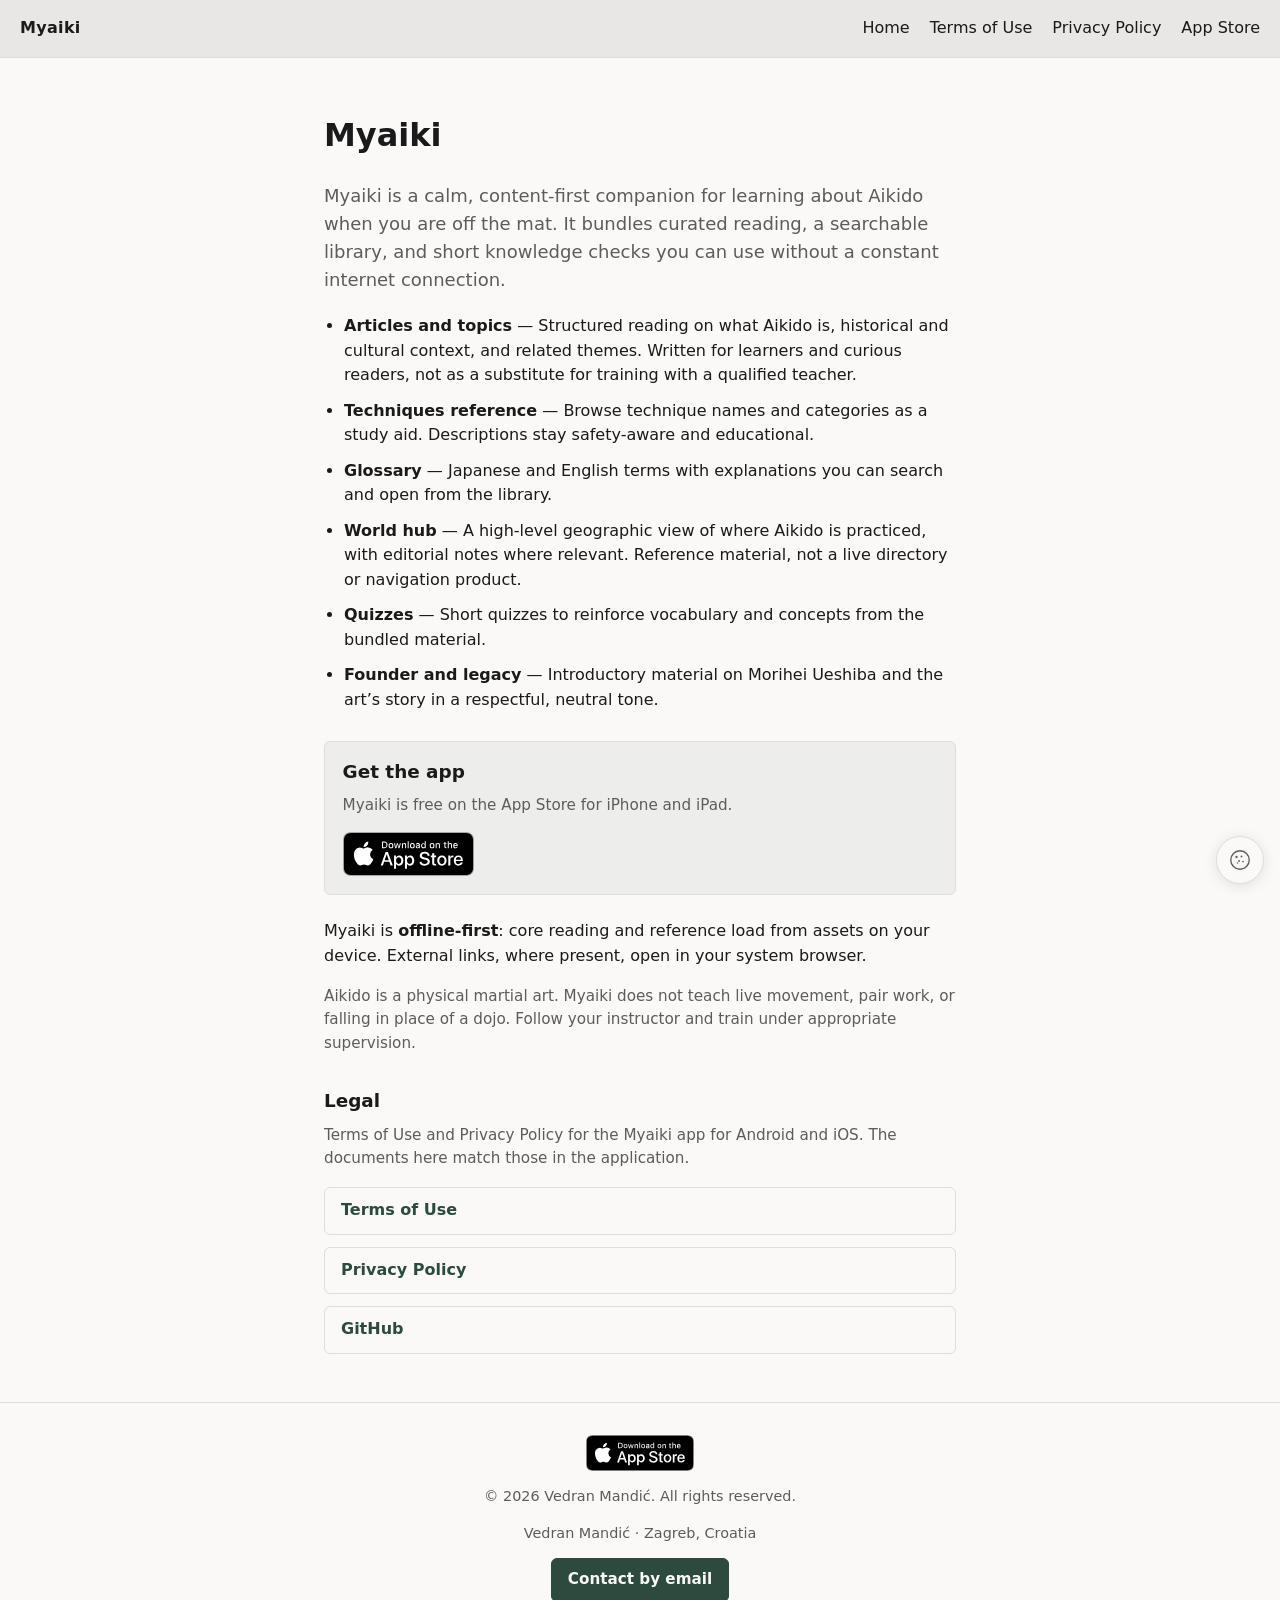
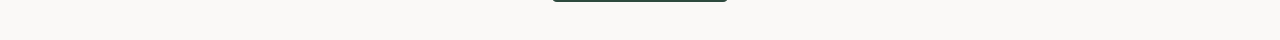
<file: index.html>
<!DOCTYPE html>
<html lang="en">
<head>
  <meta charset="utf-8">
  <meta name="viewport" content="width=device-width, initial-scale=1">
  <script src="assets/site-tracking-control.js"></script>
  <title>Myaiki</title>
  <meta name="description" content="Myaiki: offline-first Aikido learning with reading, glossary, techniques, quizzes, and more. Free on the App Store for iPhone and iPad. Terms of Use and Privacy Policy for Android and iOS.">
  <link rel="stylesheet" href="assets/style.css">
</head>
<body>
  <header class="site-header">
    <a class="brand" href="./">Myaiki</a>
    <nav>
      <a href="./">Home</a>
      <a href="terms.html">Terms of Use</a>
      <a href="privacy.html">Privacy Policy</a>
      <a href="https://apps.apple.com/app/myaiki/id6762214255" rel="noopener noreferrer">App Store</a>
    </nav>
  </header>
  <main>
    <h1>Myaiki</h1>
    <p class="home-lead">
      Myaiki is a calm, content-first companion for learning about Aikido when you are off the mat. It bundles curated reading, a searchable library, and short knowledge checks you can use without a constant internet connection.
    </p>
    <ul class="home-features">
      <li><strong>Articles and topics</strong> — Structured reading on what Aikido is, historical and cultural context, and related themes. Written for learners and curious readers, not as a substitute for training with a qualified teacher.</li>
      <li><strong>Techniques reference</strong> — Browse technique names and categories as a study aid. Descriptions stay safety-aware and educational.</li>
      <li><strong>Glossary</strong> — Japanese and English terms with explanations you can search and open from the library.</li>
      <li><strong>World hub</strong> — A high-level geographic view of where Aikido is practiced, with editorial notes where relevant. Reference material, not a live directory or navigation product.</li>
      <li><strong>Quizzes</strong> — Short quizzes to reinforce vocabulary and concepts from the bundled material.</li>
      <li><strong>Founder and legacy</strong> — Introductory material on Morihei Ueshiba and the art’s story in a respectful, neutral tone.</li>
    </ul>
    <section class="home-store" aria-labelledby="home-store-title">
      <h2 id="home-store-title" class="home-section-title">Get the app</h2>
      <p class="home-store-intro">Myaiki is free on the App Store for iPhone and iPad.</p>
      <a class="app-store-link" href="https://apps.apple.com/app/myaiki/id6762214255" rel="noopener noreferrer" title="Myaiki on the App Store">
        <picture>
          <source srcset="assets/download-on-the-app-store-white-en.svg" media="(prefers-color-scheme: dark)">
          <img class="app-store-badge" src="assets/download-on-the-app-store-black-en.svg" alt="Download on the App Store" width="120" height="40" decoding="async">
        </picture>
      </a>
    </section>
    <p class="home-body">Myaiki is <strong>offline-first</strong>: core reading and reference load from assets on your device. External links, where present, open in your system browser.</p>
    <p class="home-body home-body--note">Aikido is a physical martial art. Myaiki does not teach live movement, pair work, or falling in place of a dojo. Follow your instructor and train under appropriate supervision.</p>

    <h2 class="home-section-title">Legal</h2>
    <p class="home-legal-intro">Terms of Use and Privacy Policy for the Myaiki app for Android and iOS. The documents here match those in the application.</p>
    <div class="home-actions">
      <a href="terms.html">Terms of Use</a>
      <a href="privacy.html">Privacy Policy</a>
      <a href="https://github.com/vmandic/myaiki-public" title="Source repository for this site">GitHub</a>
    </div>
  </main>
  <footer class="site-footer">
    <p class="site-footer-store">
      <a class="app-store-link app-store-link--footer" href="https://apps.apple.com/app/myaiki/id6762214255" rel="noopener noreferrer" title="Myaiki on the App Store">
        <picture>
          <source srcset="assets/download-on-the-app-store-white-en.svg" media="(prefers-color-scheme: dark)">
          <img class="app-store-badge" src="assets/download-on-the-app-store-black-en.svg" alt="Download on the App Store" width="120" height="40" decoding="async">
        </picture>
      </a>
    </p>
    <p>© <span data-copyright-year>2026</span> Vedran Mandić. All rights reserved.</p>
    <p>Vedran Mandić · Zagreb, Croatia</p>
    <p class="site-footer-contact">
      <button type="button" class="site-legal-contact-btn" data-contact-email>Contact by email</button>
    </p>
  </footer>
  <script src="assets/site.js" defer></script>
  <script src="assets/site-contact.js" defer></script>
  <script src="assets/site-analytics.js" defer></script>
  <script src="assets/site-cookie-notice.js" defer></script>
</body>
</html>
</file>
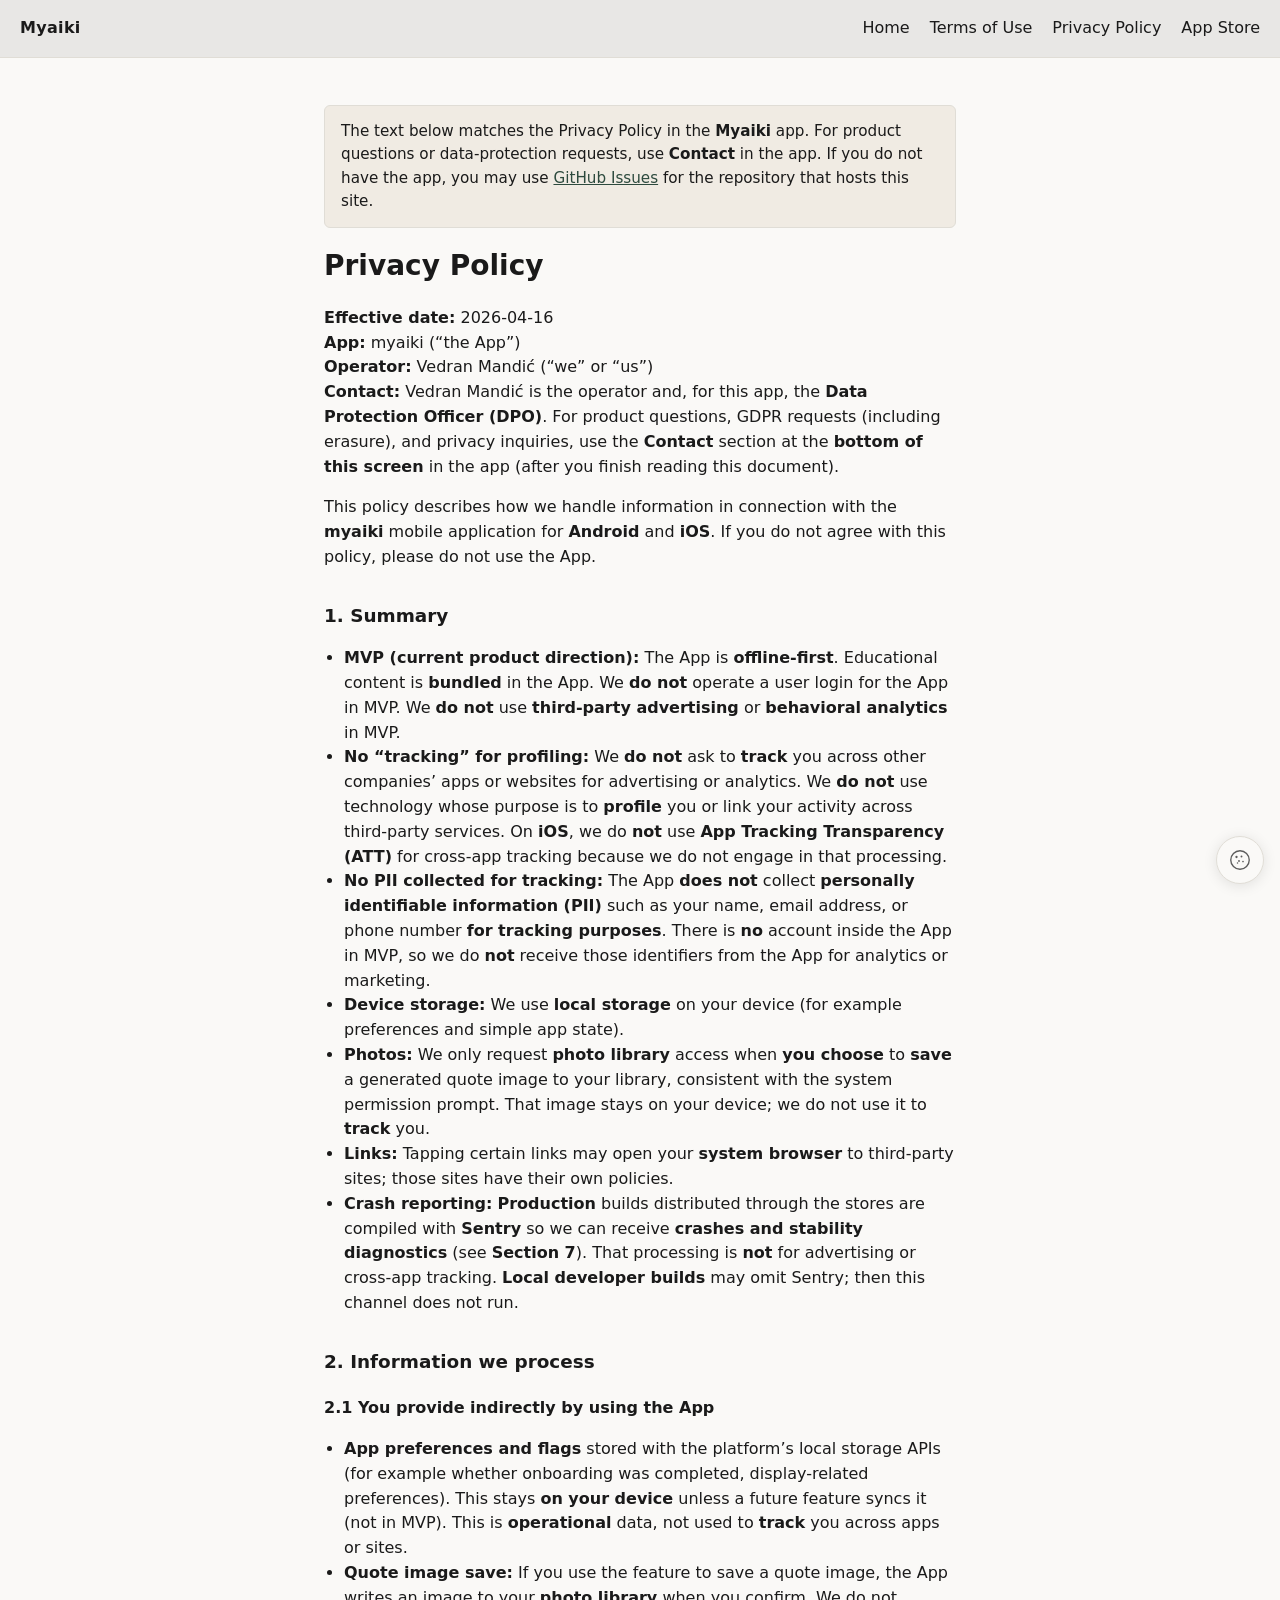
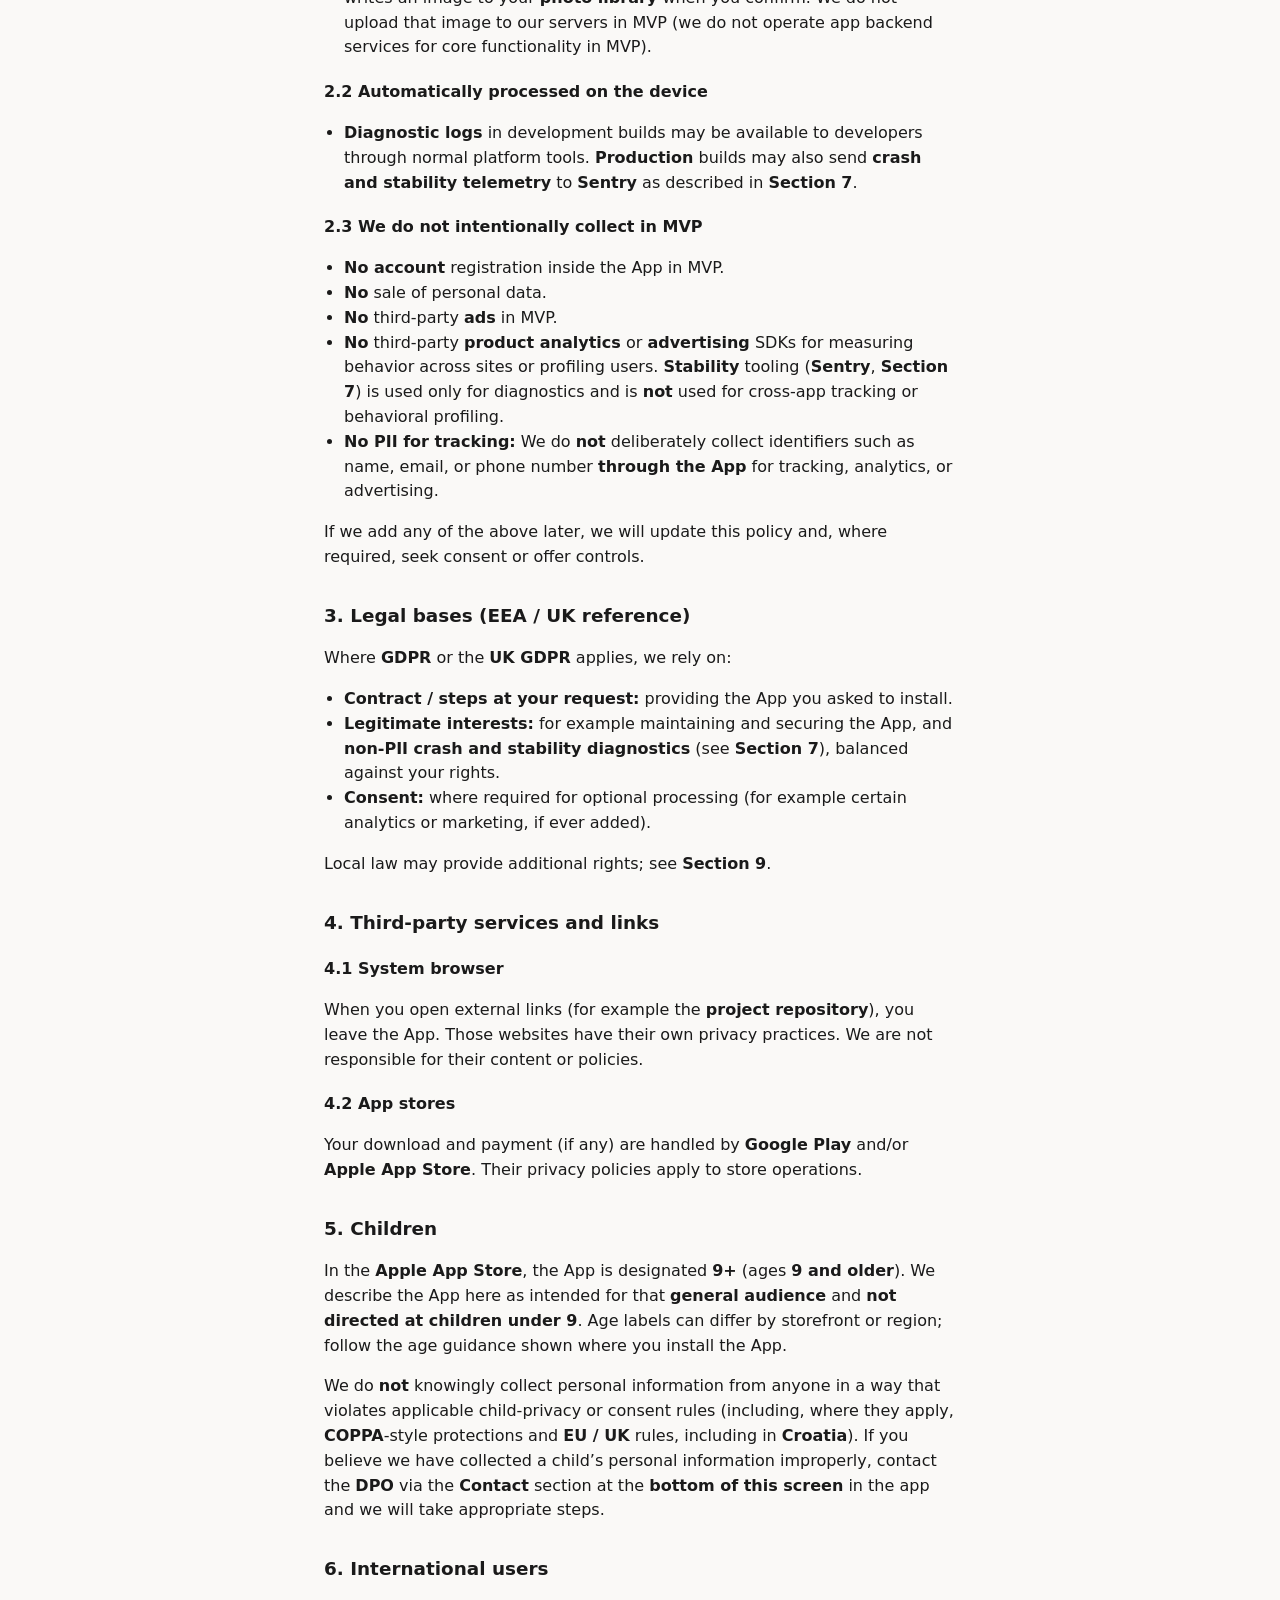
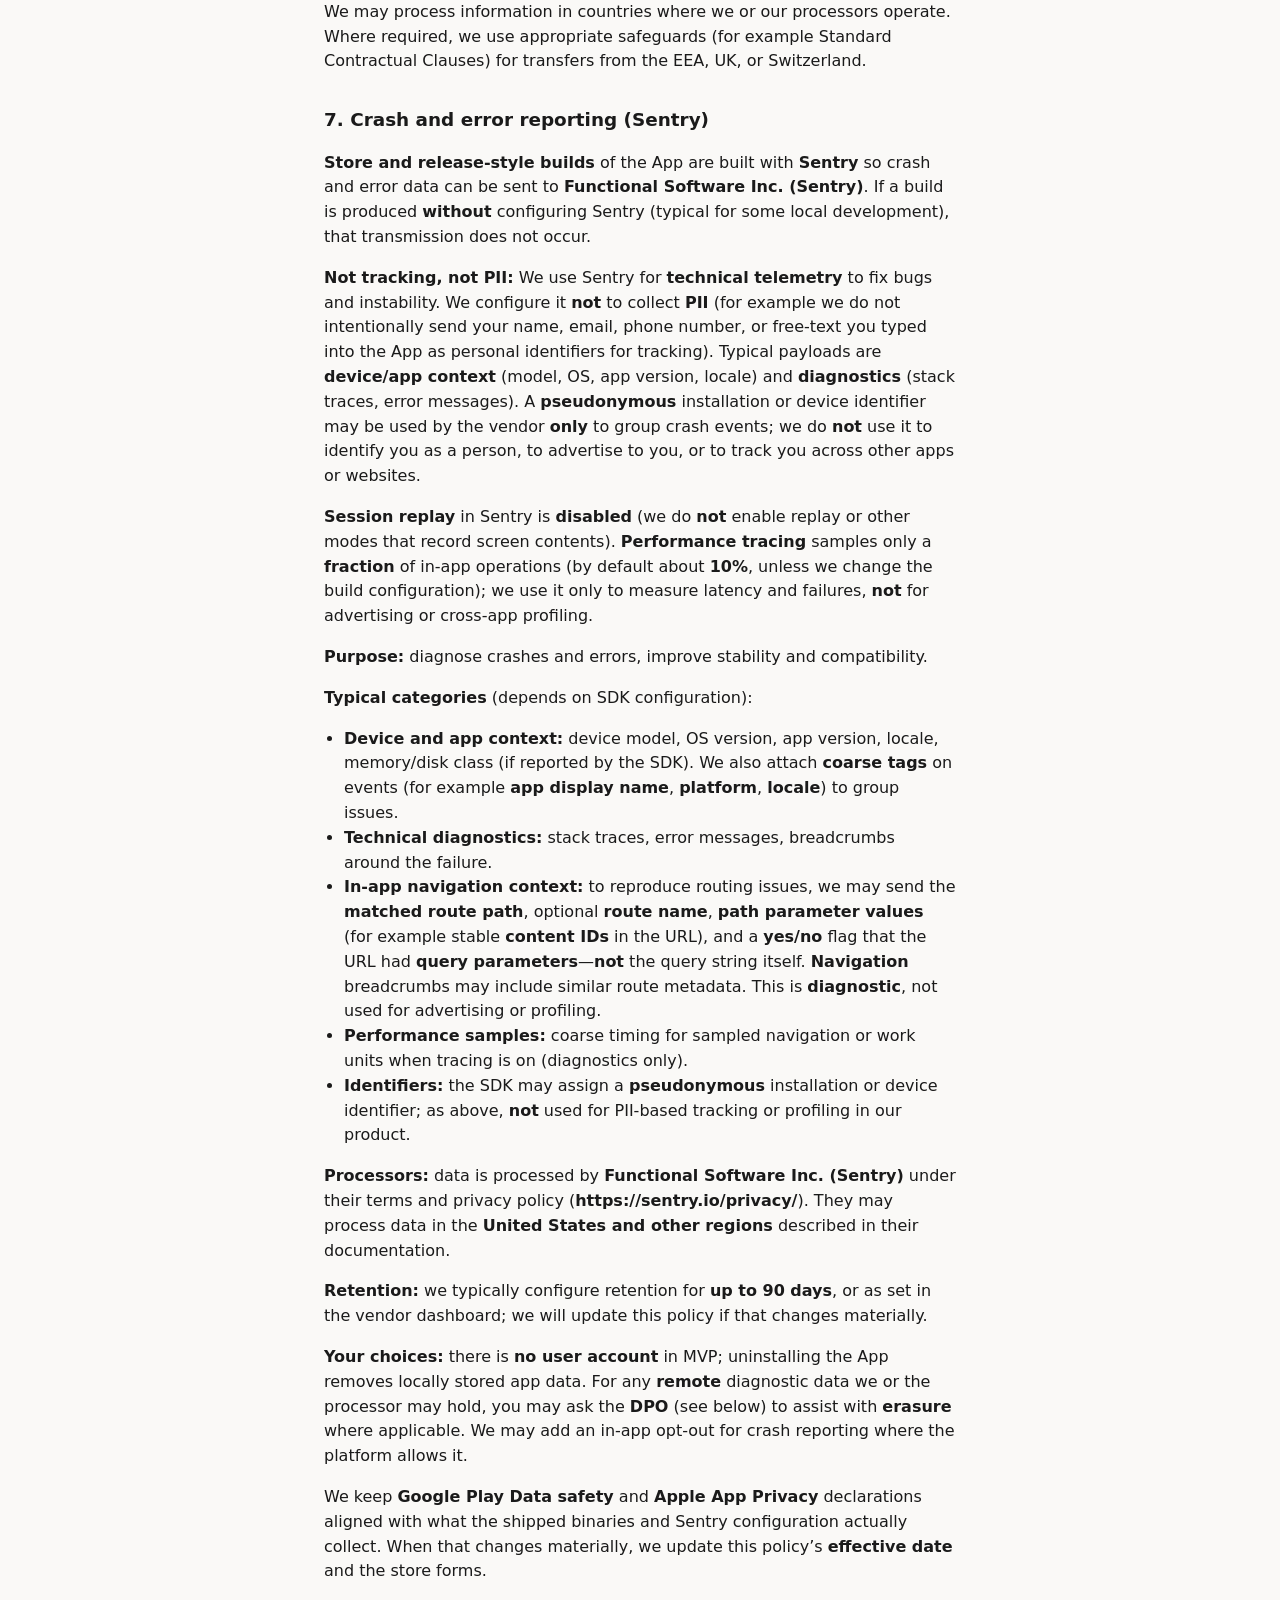
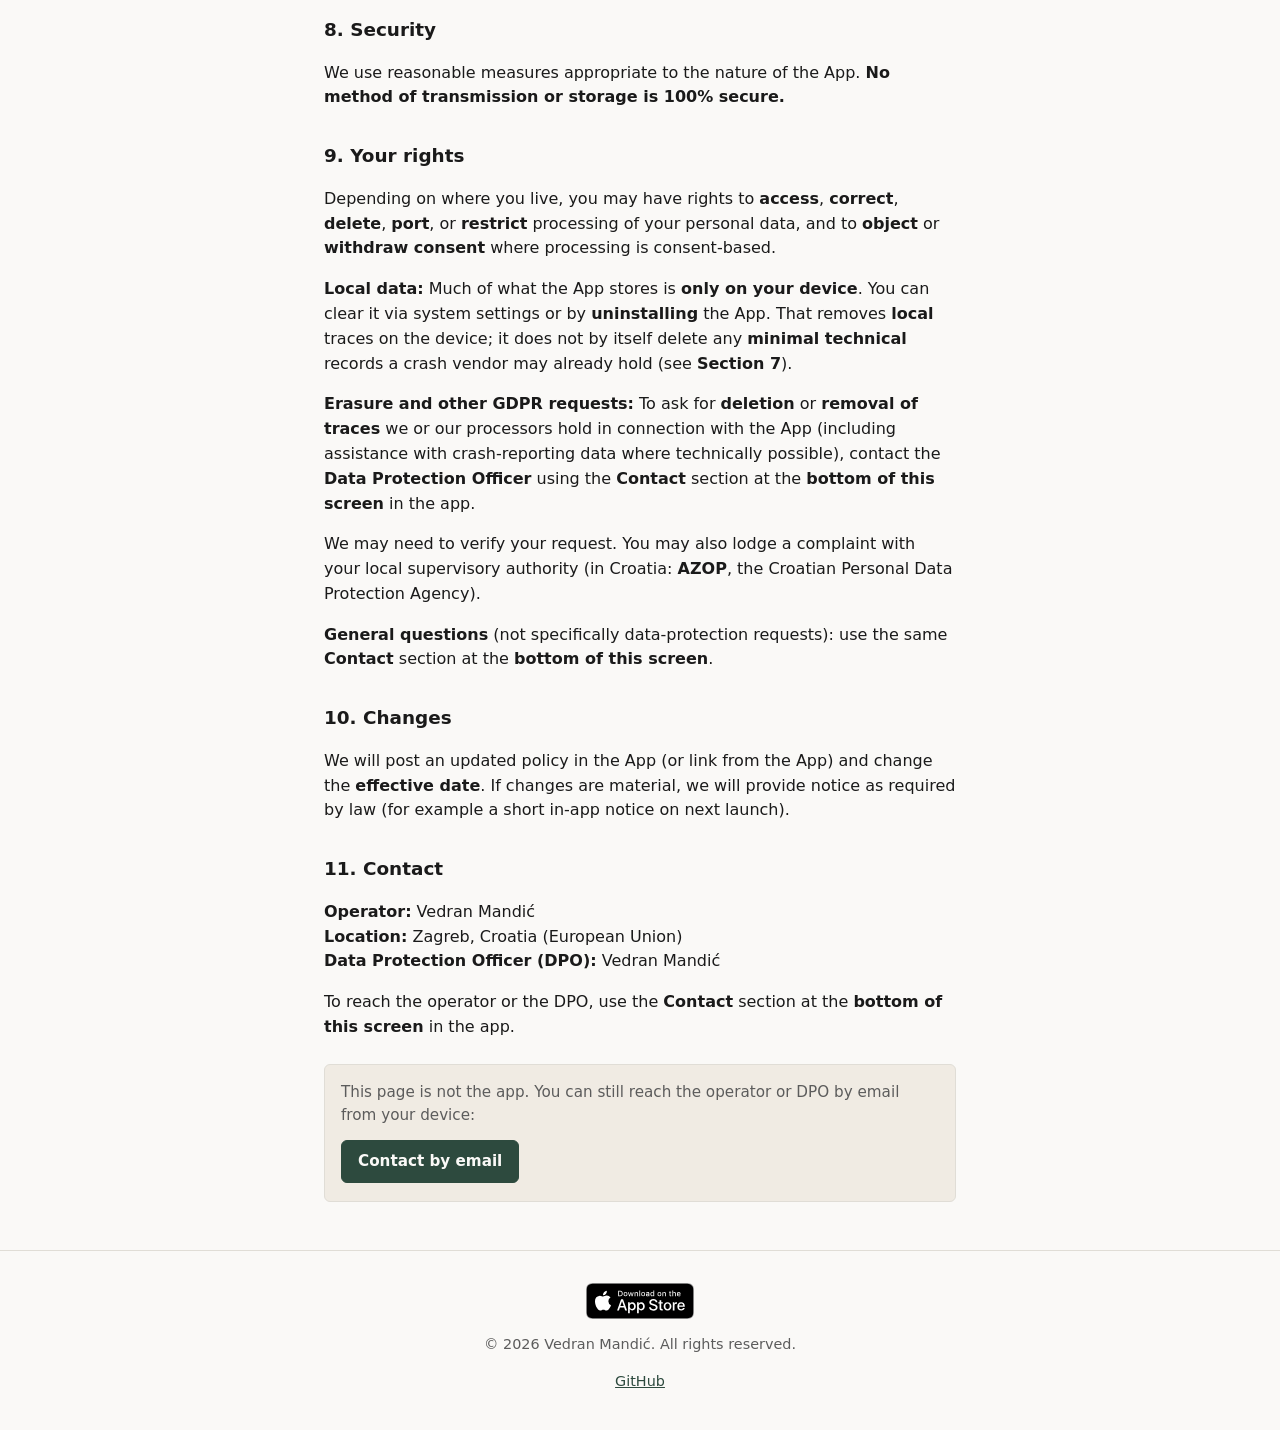
<file: privacy.html>
<!DOCTYPE html>
<html lang="en">
<head>
  <meta charset="utf-8">
  <meta name="viewport" content="width=device-width, initial-scale=1">
  <script src="assets/site-tracking-control.js"></script>
  <title>Privacy Policy — Myaiki</title>
  <meta name="description" content="Privacy Policy for the Myaiki app. Same text as in the application.">
  <link rel="stylesheet" href="assets/style.css">
</head>
<body>
  <header class="site-header">
    <a class="brand" href="./">Myaiki</a>
    <nav>
      <a href="./">Home</a>
      <a href="terms.html">Terms of Use</a>
      <a href="privacy.html">Privacy Policy</a>
      <a href="https://apps.apple.com/app/myaiki/id6762214255" rel="noopener noreferrer">App Store</a>
    </nav>
  </header>
  <main class="legal">
    <p class="site-notice">The text below matches the Privacy Policy in the <strong>Myaiki</strong> app. For product questions or data-protection requests, use <strong>Contact</strong> in the app. If you do not have the app, you may use <a href="https://github.com/vmandic/myaiki-public/issues">GitHub Issues</a> for the repository that hosts this site.</p>
    <h1>Privacy Policy</h1>
<p><strong>Effective date:</strong> 2026-04-16<br />
<strong>App:</strong> myaiki (“the App”)<br />
<strong>Operator:</strong> Vedran Mandić (“we” or “us”)<br />
<strong>Contact:</strong> Vedran Mandić is the operator and, for this app, the <strong>Data Protection Officer (DPO)</strong>. For product questions, GDPR requests (including erasure), and privacy inquiries, use the <strong>Contact</strong> section at the <strong>bottom of this screen</strong> in the app (after you finish reading this document).</p>
<p>This policy describes how we handle information in connection with the <strong>myaiki</strong> mobile application for <strong>Android</strong> and <strong>iOS</strong>. If you do not agree with this policy, please do not use the App.</p>
<h2>1. Summary</h2>
<ul>
<li><strong>MVP (current product direction):</strong> The App is <strong>offline-first</strong>. Educational content is <strong>bundled</strong> in the App. We <strong>do not</strong> operate a user login for the App in MVP. We <strong>do not</strong> use <strong>third-party advertising</strong> or <strong>behavioral analytics</strong> in MVP.</li>
<li><strong>No “tracking” for profiling:</strong> We <strong>do not</strong> ask to <strong>track</strong> you across other companies’ apps or websites for advertising or analytics. We <strong>do not</strong> use technology whose purpose is to <strong>profile</strong> you or link your activity across third-party services. On <strong>iOS</strong>, we do <strong>not</strong> use <strong>App Tracking Transparency (ATT)</strong> for cross-app tracking because we do not engage in that processing.</li>
<li><strong>No PII collected for tracking:</strong> The App <strong>does not</strong> collect <strong>personally identifiable information (PII)</strong> such as your name, email address, or phone number <strong>for tracking purposes</strong>. There is <strong>no</strong> account inside the App in MVP, so we do <strong>not</strong> receive those identifiers from the App for analytics or marketing.</li>
<li><strong>Device storage:</strong> We use <strong>local storage</strong> on your device (for example preferences and simple app state).</li>
<li><strong>Photos:</strong> We only request <strong>photo library</strong> access when <strong>you choose</strong> to <strong>save</strong> a generated quote image to your library, consistent with the system permission prompt. That image stays on your device; we do not use it to <strong>track</strong> you.</li>
<li><strong>Links:</strong> Tapping certain links may open your <strong>system browser</strong> to third-party sites; those sites have their own policies.</li>
<li><strong>Crash reporting:</strong> <strong>Production</strong> builds distributed through the stores are compiled with <strong>Sentry</strong> so we can receive <strong>crashes and stability diagnostics</strong> (see <strong>Section 7</strong>). That processing is <strong>not</strong> for advertising or cross-app tracking. <strong>Local developer builds</strong> may omit Sentry; then this channel does not run.</li>
</ul>
<h2>2. Information we process</h2>
<h3>2.1 You provide indirectly by using the App</h3>
<ul>
<li><strong>App preferences and flags</strong> stored with the platform’s local storage APIs (for example whether onboarding was completed, display-related preferences). This stays <strong>on your device</strong> unless a future feature syncs it (not in MVP). This is <strong>operational</strong> data, not used to <strong>track</strong> you across apps or sites.</li>
<li><strong>Quote image save:</strong> If you use the feature to save a quote image, the App writes an image to your <strong>photo library</strong> when you confirm. We do not upload that image to our servers in MVP (we do not operate app backend services for core functionality in MVP).</li>
</ul>
<h3>2.2 Automatically processed on the device</h3>
<ul>
<li><strong>Diagnostic logs</strong> in development builds may be available to developers through normal platform tools. <strong>Production</strong> builds may also send <strong>crash and stability telemetry</strong> to <strong>Sentry</strong> as described in <strong>Section 7</strong>.</li>
</ul>
<h3>2.3 We do not intentionally collect in MVP</h3>
<ul>
<li><strong>No account</strong> registration inside the App in MVP.</li>
<li><strong>No</strong> sale of personal data.</li>
<li><strong>No</strong> third-party <strong>ads</strong> in MVP.</li>
<li><strong>No</strong> third-party <strong>product analytics</strong> or <strong>advertising</strong> SDKs for measuring behavior across sites or profiling users. <strong>Stability</strong> tooling (<strong>Sentry</strong>, <strong>Section 7</strong>) is used only for diagnostics and is <strong>not</strong> used for cross-app tracking or behavioral profiling.</li>
<li><strong>No PII for tracking:</strong> We do <strong>not</strong> deliberately collect identifiers such as name, email, or phone number <strong>through the App</strong> for tracking, analytics, or advertising.</li>
</ul>
<p>If we add any of the above later, we will update this policy and, where required, seek consent or offer controls.</p>
<h2>3. Legal bases (EEA / UK reference)</h2>
<p>Where <strong>GDPR</strong> or the <strong>UK GDPR</strong> applies, we rely on:</p>
<ul>
<li><strong>Contract / steps at your request:</strong> providing the App you asked to install.</li>
<li><strong>Legitimate interests:</strong> for example maintaining and securing the App, and <strong>non-PII crash and stability diagnostics</strong> (see <strong>Section 7</strong>), balanced against your rights.</li>
<li><strong>Consent:</strong> where required for optional processing (for example certain analytics or marketing, if ever added).</li>
</ul>
<p>Local law may provide additional rights; see <strong>Section 9</strong>.</p>
<h2>4. Third-party services and links</h2>
<h3>4.1 System browser</h3>
<p>When you open external links (for example the <strong>project repository</strong>), you leave the App. Those websites have their own privacy practices. We are not responsible for their content or policies.</p>
<h3>4.2 App stores</h3>
<p>Your download and payment (if any) are handled by <strong>Google Play</strong> and/or <strong>Apple App Store</strong>. Their privacy policies apply to store operations.</p>
<h2>5. Children</h2>
<p>In the <strong>Apple App Store</strong>, the App is designated <strong>9+</strong> (ages <strong>9 and older</strong>). We describe the App here as intended for that <strong>general audience</strong> and <strong>not directed at children under 9</strong>. Age labels can differ by storefront or region; follow the age guidance shown where you install the App.</p>
<p>We do <strong>not</strong> knowingly collect personal information from anyone in a way that violates applicable child-privacy or consent rules (including, where they apply, <strong>COPPA</strong>-style protections and <strong>EU / UK</strong> rules, including in <strong>Croatia</strong>). If you believe we have collected a child’s personal information improperly, contact the <strong>DPO</strong> via the <strong>Contact</strong> section at the <strong>bottom of this screen</strong> in the app and we will take appropriate steps.</p>
<h2>6. International users</h2>
<p>We may process information in countries where we or our processors operate. Where required, we use appropriate safeguards (for example Standard Contractual Clauses) for transfers from the EEA, UK, or Switzerland.</p>
<h2>7. Crash and error reporting (Sentry)</h2>
<p><strong>Store and release-style builds</strong> of the App are built with <strong>Sentry</strong> so crash and error data can be sent to <strong>Functional Software Inc. (Sentry)</strong>. If a build is produced <strong>without</strong> configuring Sentry (typical for some local development), that transmission does not occur.</p>
<p><strong>Not tracking, not PII:</strong> We use Sentry for <strong>technical telemetry</strong> to fix bugs and instability. We configure it <strong>not</strong> to collect <strong>PII</strong> (for example we do not intentionally send your name, email, phone number, or free-text you typed into the App as personal identifiers for tracking). Typical payloads are <strong>device/app context</strong> (model, OS, app version, locale) and <strong>diagnostics</strong> (stack traces, error messages). A <strong>pseudonymous</strong> installation or device identifier may be used by the vendor <strong>only</strong> to group crash events; we do <strong>not</strong> use it to identify you as a person, to advertise to you, or to track you across other apps or websites.</p>
<p><strong>Session replay</strong> in Sentry is <strong>disabled</strong> (we do <strong>not</strong> enable replay or other modes that record screen contents). <strong>Performance tracing</strong> samples only a <strong>fraction</strong> of in-app operations (by default about <strong>10%</strong>, unless we change the build configuration); we use it only to measure latency and failures, <strong>not</strong> for advertising or cross-app profiling.</p>
<p><strong>Purpose:</strong> diagnose crashes and errors, improve stability and compatibility.</p>
<p><strong>Typical categories</strong> (depends on SDK configuration):</p>
<ul>
<li><strong>Device and app context:</strong> device model, OS version, app version, locale, memory/disk class (if reported by the SDK). We also attach <strong>coarse tags</strong> on events (for example <strong>app display name</strong>, <strong>platform</strong>, <strong>locale</strong>) to group issues.</li>
<li><strong>Technical diagnostics:</strong> stack traces, error messages, breadcrumbs around the failure.</li>
<li><strong>In-app navigation context:</strong> to reproduce routing issues, we may send the <strong>matched route path</strong>, optional <strong>route name</strong>, <strong>path parameter values</strong> (for example stable <strong>content IDs</strong> in the URL), and a <strong>yes/no</strong> flag that the URL had <strong>query parameters</strong>—<strong>not</strong> the query string itself. <strong>Navigation</strong> breadcrumbs may include similar route metadata. This is <strong>diagnostic</strong>, not used for advertising or profiling.</li>
<li><strong>Performance samples:</strong> coarse timing for sampled navigation or work units when tracing is on (diagnostics only).</li>
<li><strong>Identifiers:</strong> the SDK may assign a <strong>pseudonymous</strong> installation or device identifier; as above, <strong>not</strong> used for PII-based tracking or profiling in our product.</li>
</ul>
<p><strong>Processors:</strong> data is processed by <strong>Functional Software Inc. (Sentry)</strong> under their terms and privacy policy (<strong>https://sentry.io/privacy/</strong>). They may process data in the <strong>United States and other regions</strong> described in their documentation.</p>
<p><strong>Retention:</strong> we typically configure retention for <strong>up to 90 days</strong>, or as set in the vendor dashboard; we will update this policy if that changes materially.</p>
<p><strong>Your choices:</strong> there is <strong>no user account</strong> in MVP; uninstalling the App removes locally stored app data. For any <strong>remote</strong> diagnostic data we or the processor may hold, you may ask the <strong>DPO</strong> (see below) to assist with <strong>erasure</strong> where applicable. We may add an in-app opt-out for crash reporting where the platform allows it.</p>
<p>We keep <strong>Google Play Data safety</strong> and <strong>Apple App Privacy</strong> declarations aligned with what the shipped binaries and Sentry configuration actually collect. When that changes materially, we update this policy’s <strong>effective date</strong> and the store forms.</p>
<h2>8. Security</h2>
<p>We use reasonable measures appropriate to the nature of the App. <strong>No method of transmission or storage is 100% secure.</strong></p>
<h2>9. Your rights</h2>
<p>Depending on where you live, you may have rights to <strong>access</strong>, <strong>correct</strong>, <strong>delete</strong>, <strong>port</strong>, or <strong>restrict</strong> processing of your personal data, and to <strong>object</strong> or <strong>withdraw consent</strong> where processing is consent-based.</p>
<p><strong>Local data:</strong> Much of what the App stores is <strong>only on your device</strong>. You can clear it via system settings or by <strong>uninstalling</strong> the App. That removes <strong>local</strong> traces on the device; it does not by itself delete any <strong>minimal technical</strong> records a crash vendor may already hold (see <strong>Section 7</strong>).</p>
<p><strong>Erasure and other GDPR requests:</strong> To ask for <strong>deletion</strong> or <strong>removal of traces</strong> we or our processors hold in connection with the App (including assistance with crash-reporting data where technically possible), contact the <strong>Data Protection Officer</strong> using the <strong>Contact</strong> section at the <strong>bottom of this screen</strong> in the app.</p>
<p>We may need to verify your request. You may also lodge a complaint with your local supervisory authority (in Croatia: <strong>AZOP</strong>, the Croatian Personal Data Protection Agency).</p>
<p><strong>General questions</strong> (not specifically data-protection requests): use the same <strong>Contact</strong> section at the <strong>bottom of this screen</strong>.</p>
<h2>10. Changes</h2>
<p>We will post an updated policy in the App (or link from the App) and change the <strong>effective date</strong>. If changes are material, we will provide notice as required by law (for example a short in-app notice on next launch).</p>
<h2>11. Contact</h2>
<p><strong>Operator:</strong> Vedran Mandić<br />
<strong>Location:</strong> Zagreb, Croatia (European Union)<br />
<strong>Data Protection Officer (DPO):</strong> Vedran Mandić  </p>
<p>To reach the operator or the DPO, use the <strong>Contact</strong> section at the <strong>bottom of this screen</strong> in the app.</p>
    <div class="site-legal-contact" role="region" aria-label="Contact on this website">
      <p class="site-legal-contact-note">This page is not the app. You can still reach the operator or DPO by email from your device:</p>
      <button type="button" class="site-legal-contact-btn" data-contact-email>Contact by email</button>
    </div>
  </main>
  <footer class="site-footer">
    <p class="site-footer-store">
      <a class="app-store-link app-store-link--footer" href="https://apps.apple.com/app/myaiki/id6762214255" rel="noopener noreferrer" title="Myaiki on the App Store">
        <picture>
          <source srcset="assets/download-on-the-app-store-white-en.svg" media="(prefers-color-scheme: dark)">
          <img class="app-store-badge" src="assets/download-on-the-app-store-black-en.svg" alt="Download on the App Store" width="120" height="40" decoding="async">
        </picture>
      </a>
    </p>
    <p>© <span data-copyright-year>2026</span> Vedran Mandić. All rights reserved.</p>
    <p><a href="https://github.com/vmandic/myaiki-public" title="Source repository for this site">GitHub</a></p>
  </footer>
  <script src="assets/site.js" defer></script>
  <script src="assets/site-contact.js" defer></script>
  <script src="assets/site-analytics.js" defer></script>
  <script src="assets/site-cookie-notice.js" defer></script>
</body>
</html>
</file>
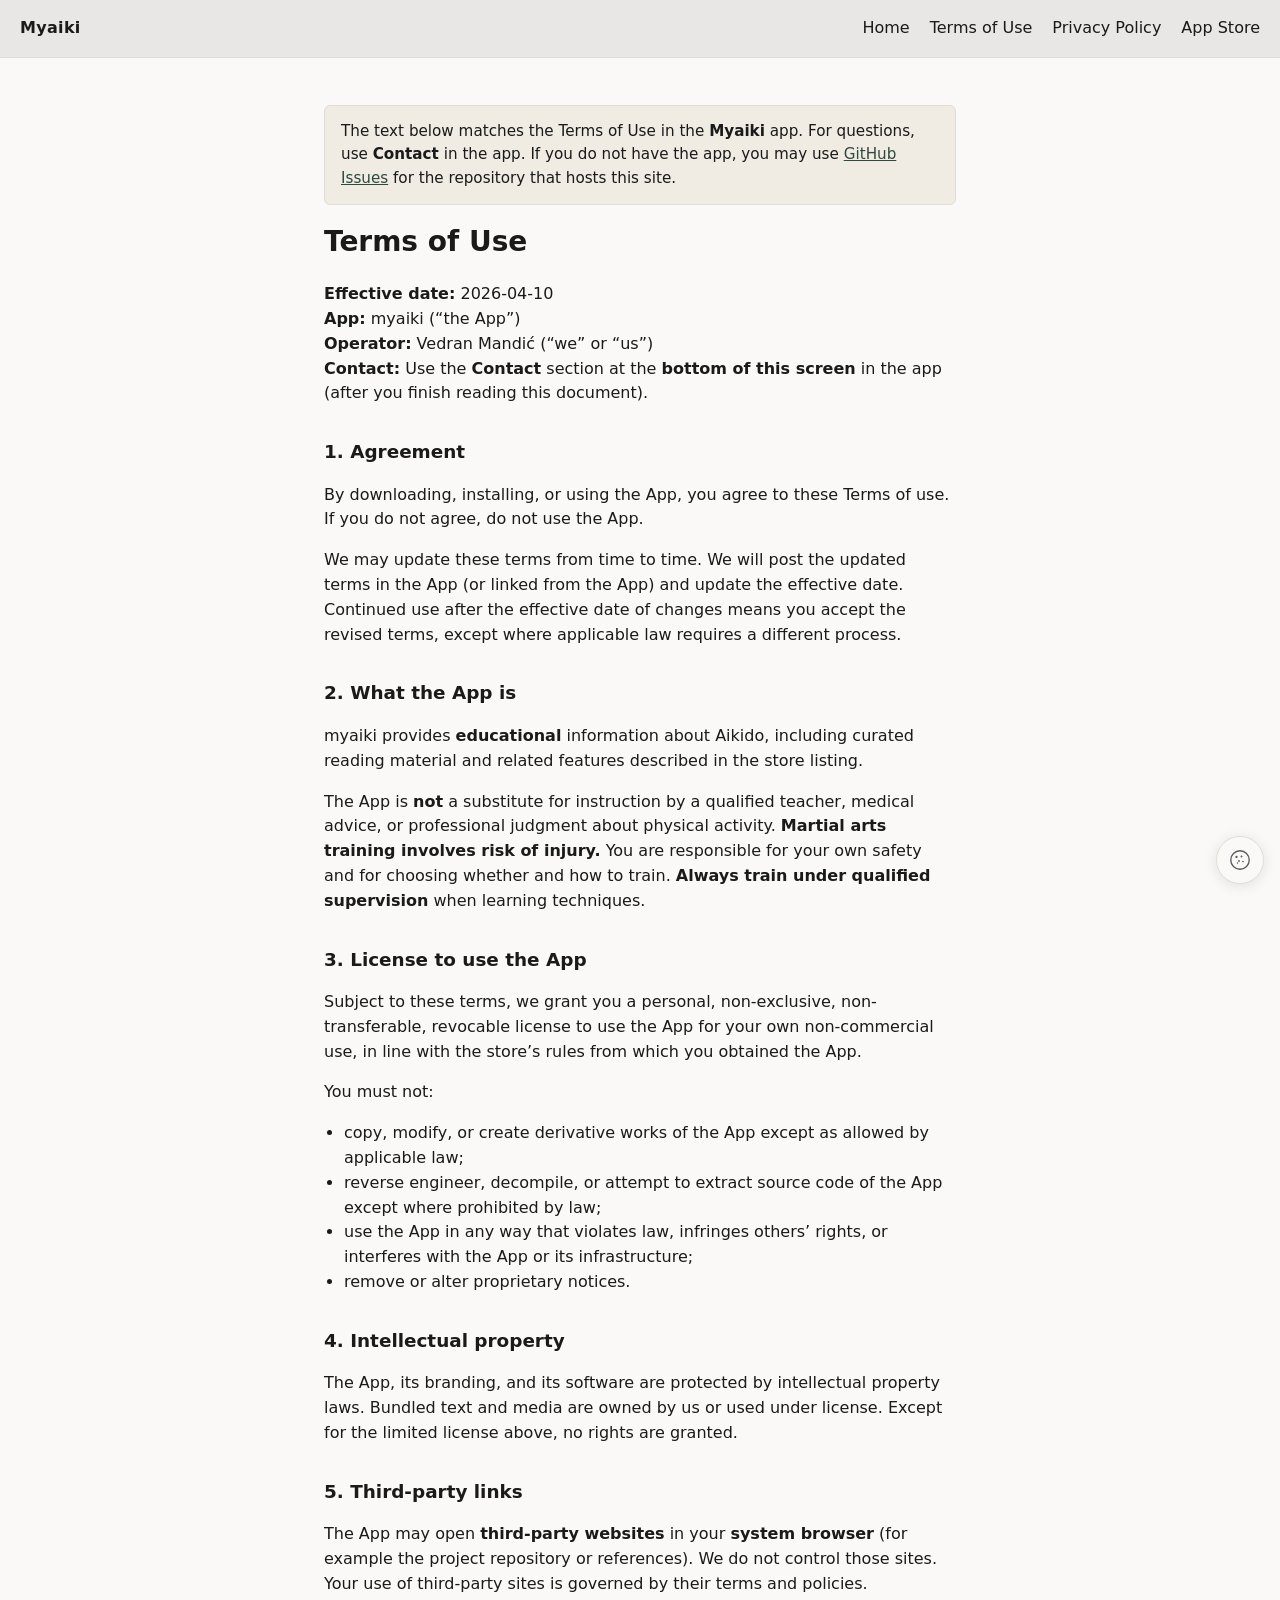
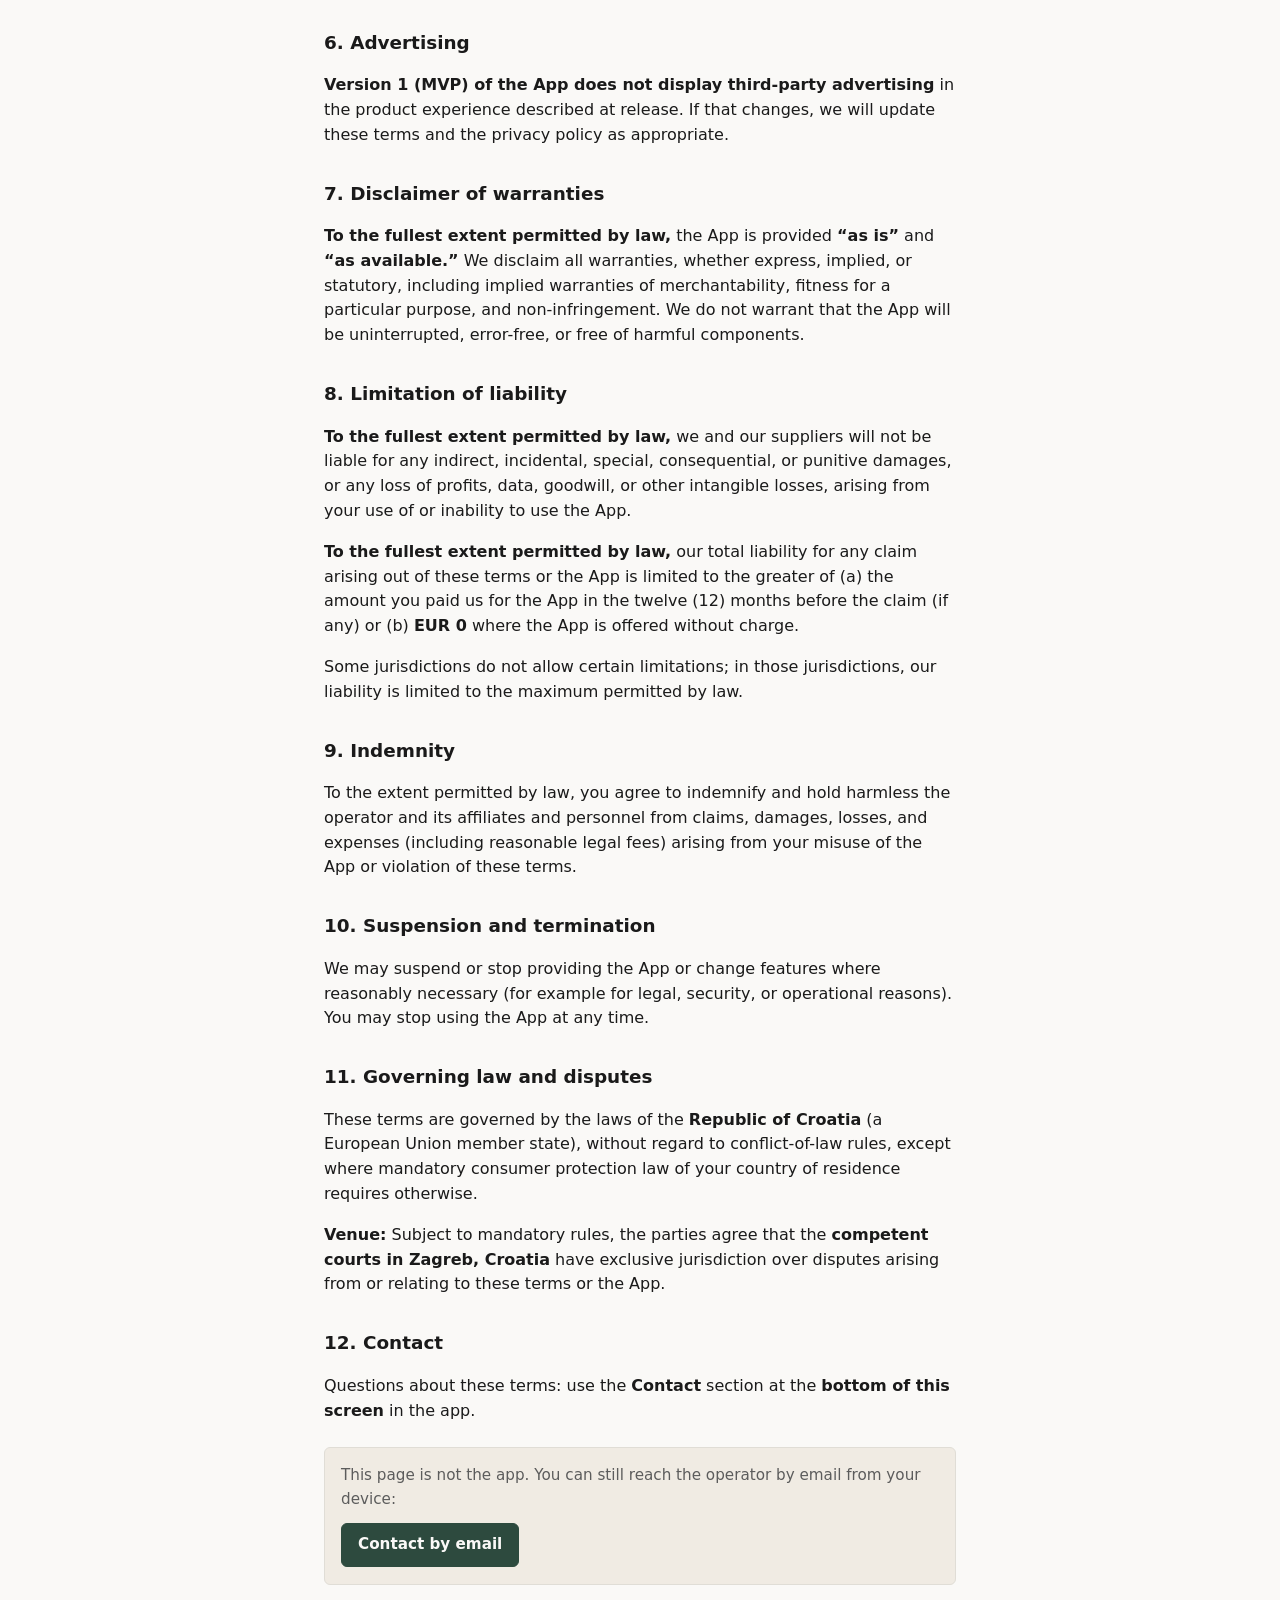
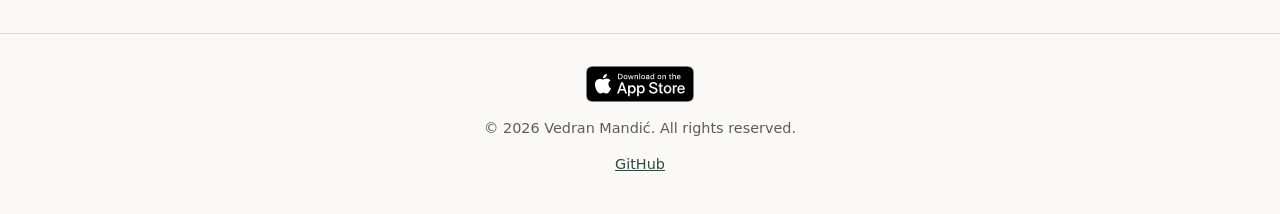
<file: terms.html>
<!DOCTYPE html>
<html lang="en">
<head>
  <meta charset="utf-8">
  <meta name="viewport" content="width=device-width, initial-scale=1">
  <script src="assets/site-tracking-control.js"></script>
  <title>Terms of Use — Myaiki</title>
  <meta name="description" content="Terms of Use for the Myaiki app. Same text as in the application.">
  <link rel="stylesheet" href="assets/style.css">
</head>
<body>
  <header class="site-header">
    <a class="brand" href="./">Myaiki</a>
    <nav>
      <a href="./">Home</a>
      <a href="terms.html">Terms of Use</a>
      <a href="privacy.html">Privacy Policy</a>
      <a href="https://apps.apple.com/app/myaiki/id6762214255" rel="noopener noreferrer">App Store</a>
    </nav>
  </header>
  <main class="legal">
    <p class="site-notice">The text below matches the Terms of Use in the <strong>Myaiki</strong> app. For questions, use <strong>Contact</strong> in the app. If you do not have the app, you may use <a href="https://github.com/vmandic/myaiki-public/issues">GitHub Issues</a> for the repository that hosts this site.</p>
    <h1>Terms of Use</h1>
<p><strong>Effective date:</strong> 2026-04-10<br />
<strong>App:</strong> myaiki (“the App”)<br />
<strong>Operator:</strong> Vedran Mandić (“we” or “us”)<br />
<strong>Contact:</strong> Use the <strong>Contact</strong> section at the <strong>bottom of this screen</strong> in the app (after you finish reading this document).</p>
<h2>1. Agreement</h2>
<p>By downloading, installing, or using the App, you agree to these Terms of use. If you do not agree, do not use the App.</p>
<p>We may update these terms from time to time. We will post the updated terms in the App (or linked from the App) and update the effective date. Continued use after the effective date of changes means you accept the revised terms, except where applicable law requires a different process.</p>
<h2>2. What the App is</h2>
<p>myaiki provides <strong>educational</strong> information about Aikido, including curated reading material and related features described in the store listing.</p>
<p>The App is <strong>not</strong> a substitute for instruction by a qualified teacher, medical advice, or professional judgment about physical activity. <strong>Martial arts training involves risk of injury.</strong> You are responsible for your own safety and for choosing whether and how to train. <strong>Always train under qualified supervision</strong> when learning techniques.</p>
<h2>3. License to use the App</h2>
<p>Subject to these terms, we grant you a personal, non-exclusive, non-transferable, revocable license to use the App for your own non-commercial use, in line with the store’s rules from which you obtained the App.</p>
<p>You must not:</p>
<ul>
<li>copy, modify, or create derivative works of the App except as allowed by applicable law;</li>
<li>reverse engineer, decompile, or attempt to extract source code of the App except where prohibited by law;</li>
<li>use the App in any way that violates law, infringes others’ rights, or interferes with the App or its infrastructure;</li>
<li>remove or alter proprietary notices.</li>
</ul>
<h2>4. Intellectual property</h2>
<p>The App, its branding, and its software are protected by intellectual property laws. Bundled text and media are owned by us or used under license. Except for the limited license above, no rights are granted.</p>
<h2>5. Third-party links</h2>
<p>The App may open <strong>third-party websites</strong> in your <strong>system browser</strong> (for example the project repository or references). We do not control those sites. Your use of third-party sites is governed by their terms and policies.</p>
<h2>6. Advertising</h2>
<p><strong>Version 1 (MVP) of the App does not display third-party advertising</strong> in the product experience described at release. If that changes, we will update these terms and the privacy policy as appropriate.</p>
<h2>7. Disclaimer of warranties</h2>
<p><strong>To the fullest extent permitted by law,</strong> the App is provided <strong>“as is”</strong> and <strong>“as available.”</strong> We disclaim all warranties, whether express, implied, or statutory, including implied warranties of merchantability, fitness for a particular purpose, and non-infringement. We do not warrant that the App will be uninterrupted, error-free, or free of harmful components.</p>
<h2>8. Limitation of liability</h2>
<p><strong>To the fullest extent permitted by law,</strong> we and our suppliers will not be liable for any indirect, incidental, special, consequential, or punitive damages, or any loss of profits, data, goodwill, or other intangible losses, arising from your use of or inability to use the App.</p>
<p><strong>To the fullest extent permitted by law,</strong> our total liability for any claim arising out of these terms or the App is limited to the greater of (a) the amount you paid us for the App in the twelve (12) months before the claim (if any) or (b) <strong>EUR 0</strong> where the App is offered without charge.</p>
<p>Some jurisdictions do not allow certain limitations; in those jurisdictions, our liability is limited to the maximum permitted by law.</p>
<h2>9. Indemnity</h2>
<p>To the extent permitted by law, you agree to indemnify and hold harmless the operator and its affiliates and personnel from claims, damages, losses, and expenses (including reasonable legal fees) arising from your misuse of the App or violation of these terms.</p>
<h2>10. Suspension and termination</h2>
<p>We may suspend or stop providing the App or change features where reasonably necessary (for example for legal, security, or operational reasons). You may stop using the App at any time.</p>
<h2>11. Governing law and disputes</h2>
<p>These terms are governed by the laws of the <strong>Republic of Croatia</strong> (a European Union member state), without regard to conflict-of-law rules, except where mandatory consumer protection law of your country of residence requires otherwise.</p>
<p><strong>Venue:</strong> Subject to mandatory rules, the parties agree that the <strong>competent courts in Zagreb, Croatia</strong> have exclusive jurisdiction over disputes arising from or relating to these terms or the App.</p>
<h2>12. Contact</h2>
<p>Questions about these terms: use the <strong>Contact</strong> section at the <strong>bottom of this screen</strong> in the app.</p>
    <div class="site-legal-contact" role="region" aria-label="Contact on this website">
      <p class="site-legal-contact-note">This page is not the app. You can still reach the operator by email from your device:</p>
      <button type="button" class="site-legal-contact-btn" data-contact-email>Contact by email</button>
    </div>
  </main>
  <footer class="site-footer">
    <p class="site-footer-store">
      <a class="app-store-link app-store-link--footer" href="https://apps.apple.com/app/myaiki/id6762214255" rel="noopener noreferrer" title="Myaiki on the App Store">
        <picture>
          <source srcset="assets/download-on-the-app-store-white-en.svg" media="(prefers-color-scheme: dark)">
          <img class="app-store-badge" src="assets/download-on-the-app-store-black-en.svg" alt="Download on the App Store" width="120" height="40" decoding="async">
        </picture>
      </a>
    </p>
    <p>© <span data-copyright-year>2026</span> Vedran Mandić. All rights reserved.</p>
    <p><a href="https://github.com/vmandic/myaiki-public" title="Source repository for this site">GitHub</a></p>
  </footer>
  <script src="assets/site.js" defer></script>
  <script src="assets/site-contact.js" defer></script>
  <script src="assets/site-analytics.js" defer></script>
  <script src="assets/site-cookie-notice.js" defer></script>
</body>
</html>
</file>
<file: assets/style.css>
:root {
  color-scheme: light dark;
  --bg: #faf9f7;
  --fg: #1a1a1a;
  --muted: #5c5c5c;
  --accent: #2d4a3e;
  --border: #e0ddd6;
  --note-bg: #f0ebe3;
}

@media (prefers-color-scheme: dark) {
  :root {
    --bg: #121412;
    --fg: #eceae6;
    --muted: #a8a49c;
    --accent: #8fbc9a;
    --border: #2e322e;
    --note-bg: #1e221e;
  }
}

*,
*::before,
*::after {
  box-sizing: border-box;
}

html {
  font-size: 16px;
}

body {
  margin: 0;
  min-height: 100vh;
  font-family: system-ui, -apple-system, "Segoe UI", Roboto, Ubuntu, Cantarell, "Noto Sans", sans-serif;
  line-height: 1.55;
  background: var(--bg);
  color: var(--fg);
}

.site-header {
  display: flex;
  flex-wrap: wrap;
  align-items: center;
  justify-content: space-between;
  gap: 1rem;
  padding: 1rem 1.25rem;
  border-bottom: 1px solid var(--border);
  background: color-mix(in srgb, var(--bg) 92%, var(--fg));
}

.brand {
  font-weight: 700;
  letter-spacing: 0.02em;
  color: var(--accent);
  text-decoration: none;
}

.site-header nav {
  display: flex;
  flex-wrap: wrap;
  gap: 0.75rem 1.25rem;
}

.site-header a {
  color: var(--fg);
  text-decoration: none;
}

.site-header a:hover {
  text-decoration: underline;
}

main {
  max-width: 42rem;
  margin: 0 auto;
  padding: 2rem 1.25rem 3rem;
}

.home-lead {
  font-size: 1.125rem;
  color: var(--muted);
}

.home-features {
  margin: 1.25rem 0 1.5rem;
  padding-left: 1.25rem;
}

.home-features li {
  margin-bottom: 0.65rem;
}

.home-body {
  margin: 0 0 1rem;
}

.home-body--note {
  font-size: 0.95rem;
  color: var(--muted);
}

.home-section-title {
  font-size: 1.15rem;
  font-weight: 600;
  margin: 2rem 0 0.5rem;
  color: var(--fg);
}

.home-legal-intro {
  margin: 0 0 1rem;
  color: var(--muted);
  font-size: 0.95rem;
}

.home-actions {
  margin-top: 1rem;
  display: flex;
  flex-direction: column;
  gap: 0.75rem;
}

.home-actions a {
  display: inline-block;
  padding: 0.65rem 1rem;
  border-radius: 0.375rem;
  border: 1px solid var(--border);
  color: var(--accent);
  font-weight: 600;
  text-decoration: none;
}

.home-actions a:hover {
  background: color-mix(in srgb, var(--accent) 12%, transparent);
}

/* App Store (official badge artwork; do not stretch or recolor) */
.app-store-link {
  display: inline-block;
  line-height: 0;
  text-decoration: none;
  vertical-align: middle;
}

.app-store-link:focus-visible {
  outline: 2px solid var(--accent);
  outline-offset: 4px;
  border-radius: 0.25rem;
}

.app-store-badge {
  display: block;
  height: 44px;
  width: auto;
}

.app-store-link--footer .app-store-badge {
  height: 36px;
}

.home-store {
  margin: 1.75rem 0 1.5rem;
  padding: 1rem 1.1rem 1.15rem;
  border-radius: 0.375rem;
  border: 1px solid var(--border);
  background: color-mix(in srgb, var(--accent) 6%, transparent);
}

.home-store .home-section-title {
  margin-top: 0;
}

.home-store-intro {
  margin: 0 0 0.85rem;
  font-size: 0.95rem;
  color: var(--muted);
}

.site-footer-store {
  margin: 0.5rem 0 0;
}

.legal h1 {
  font-size: 1.75rem;
  margin-top: 0;
}

.legal h2 {
  font-size: 1.15rem;
  margin-top: 2rem;
}

.legal h3 {
  font-size: 1rem;
  margin-top: 1.25rem;
}

.legal ul {
  padding-left: 1.25rem;
}

.site-notice {
  padding: 0.85rem 1rem;
  border-radius: 0.375rem;
  background: var(--note-bg);
  border: 1px solid var(--border);
  font-size: 0.95rem;
}

.site-notice a {
  color: var(--accent);
}

.site-legal-contact {
  margin-top: 1.5rem;
  padding: 1rem 1rem 1.1rem;
  border-radius: 0.375rem;
  border: 1px solid var(--border);
  background: var(--note-bg);
}

.site-legal-contact-note {
  margin: 0 0 0.75rem;
  font-size: 0.95rem;
  color: var(--muted);
}

.site-legal-contact-btn {
  display: inline-block;
  padding: 0.55rem 1rem;
  border-radius: 0.375rem;
  border: 1px solid var(--accent);
  background: var(--accent);
  color: var(--bg);
  font: inherit;
  font-weight: 600;
  font-size: 0.95rem;
  cursor: pointer;
}

.site-legal-contact-btn:hover {
  filter: brightness(1.06);
}

.site-legal-contact-btn:focus-visible {
  outline: 2px solid var(--accent);
  outline-offset: 2px;
}

.site-footer-contact {
  margin-top: 0.75rem;
}

.site-footer .site-legal-contact-btn {
  border-color: var(--accent);
}

.myaiki-contact-dialog {
  max-width: min(22rem, calc(100vw - 2rem));
  padding: 1.25rem 1.35rem 1.35rem;
  border: 1px solid var(--border);
  border-radius: 0.375rem;
  background: var(--bg);
  color: var(--fg);
  box-shadow: 0 4px 28px rgba(0, 0, 0, 0.18);
  font-size: 0.95rem;
  line-height: 1.45;
  z-index: 10000;
}

@media (prefers-color-scheme: dark) {
  .myaiki-contact-dialog {
    box-shadow: 0 4px 32px rgba(0, 0, 0, 0.55);
  }
}

.myaiki-contact-dialog::backdrop {
  background: rgba(0, 0, 0, 0.45);
}

.myaiki-contact-popup__title {
  margin: 0 0 0.5rem;
  font-size: 1.05rem;
  font-weight: 600;
}

.myaiki-contact-popup__hint {
  margin: 0 0 0.85rem;
  color: var(--muted);
  font-size: 0.92rem;
}

.myaiki-contact-popup__email-row {
  margin: 0 0 1.1rem;
  padding: 0.65rem 0.75rem;
  border-radius: 0.375rem;
  border: 1px solid var(--border);
  background: color-mix(in srgb, var(--fg) 4%, transparent);
  word-break: break-all;
  line-height: 1.5;
}

.myaiki-contact-popup__mailto {
  display: inline;
  padding: 0.15rem 0;
  font-size: 1rem;
  font-weight: 600;
  color: var(--accent);
  text-decoration: underline;
  text-underline-offset: 0.15em;
}

.myaiki-contact-popup__mailto:hover {
  text-decoration-thickness: 0.12em;
}

.myaiki-contact-popup__mailto:focus-visible {
  outline: 2px solid var(--accent);
  outline-offset: 2px;
  border-radius: 0.2rem;
}

.myaiki-contact-popup__actions {
  margin: 0;
  display: flex;
  flex-wrap: wrap;
  align-items: center;
  gap: 0.65rem 1rem;
}

.myaiki-contact-popup__cancel {
  padding: 0.5rem 0.95rem;
  border-radius: 0.375rem;
  border: 1px solid var(--border);
  background: transparent;
  color: var(--muted);
  font: inherit;
  font-size: 0.9rem;
  cursor: pointer;
}

.myaiki-contact-popup__cancel:hover {
  color: var(--fg);
  border-color: var(--muted);
}

.myaiki-contact-popup__cancel:focus-visible {
  outline: 2px solid var(--accent);
  outline-offset: 2px;
}

.myaiki-contact-overlay {
  position: fixed;
  inset: 0;
  z-index: 10000;
  display: flex;
  align-items: center;
  justify-content: center;
  padding: 1rem;
  padding-bottom: max(1rem, env(safe-area-inset-bottom, 0px));
  background: rgba(0, 0, 0, 0.45);
  box-sizing: border-box;
}

.myaiki-contact-overlay[hidden] {
  display: none !important;
}

.myaiki-contact-overlay__card {
  max-width: min(22rem, calc(100vw - 2rem));
  width: 100%;
  padding: 1.25rem 1.35rem 1.35rem;
  border-radius: 0.375rem;
  border: 1px solid var(--border);
  background: var(--bg);
  color: var(--fg);
  box-shadow: 0 4px 28px rgba(0, 0, 0, 0.18);
}

@media (prefers-color-scheme: dark) {
  .myaiki-contact-overlay__card {
    box-shadow: 0 4px 32px rgba(0, 0, 0, 0.55);
  }
}

.site-footer {
  margin-top: auto;
  padding: 1.5rem 1.25rem;
  border-top: 1px solid var(--border);
  text-align: center;
  font-size: 0.9rem;
  color: var(--muted);
}

.site-footer a {
  color: var(--accent);
}

body {
  display: flex;
  flex-direction: column;
}

/* ----- Cookie / analytics control (fixed lower right; same pattern as from-prompt-to-prod) ----- */
.myaiki-cookie-widget {
  --cookie-radius: 0.375rem;
  --cookie-shadow: 0 2px 14px rgba(0, 0, 0, 0.1);
  --cookie-focus: 2px solid var(--accent);
  position: fixed;
  z-index: 9000;
  right: max(1rem, env(safe-area-inset-right, 0px));
  bottom: max(1rem, env(safe-area-inset-bottom, 0px));
  display: flex;
  flex-direction: column;
  align-items: flex-end;
  gap: 0.5rem;
  font-family: inherit;
  font-size: 0.95rem;
  line-height: 1.45;
  pointer-events: none;
}

@media (prefers-color-scheme: dark) {
  .myaiki-cookie-widget {
    --cookie-shadow: 0 2px 18px rgba(0, 0, 0, 0.45);
  }
}

.myaiki-cookie-widget > * {
  pointer-events: auto;
}

/* Author `display` on buttons must not override `[hidden]` (empty “pill” bug). */
.myaiki-cookie-widget [hidden] {
  display: none !important;
}

.myaiki-cookie__fab {
  display: flex;
  align-items: center;
  justify-content: center;
  width: 3rem;
  height: 3rem;
  padding: 0;
  border: 1px solid var(--border);
  border-radius: 50%;
  background: var(--bg);
  color: var(--muted);
  box-shadow: var(--cookie-shadow);
  cursor: pointer;
}

.myaiki-cookie__fab:hover {
  color: var(--accent);
  border-color: var(--accent);
}

.myaiki-cookie__fab:focus-visible {
  outline: var(--cookie-focus);
  outline-offset: 2px;
}

.myaiki-cookie__icon {
  display: block;
}

.myaiki-cookie__panel {
  position: relative;
  max-width: min(22rem, calc(100vw - 2rem));
  margin-bottom: 0.35rem;
  padding: 1rem 2.25rem 1rem 1rem;
  border: 1px solid var(--border);
  border-radius: var(--cookie-radius);
  background: var(--bg);
  color: var(--fg);
  box-shadow: var(--cookie-shadow);
}

.myaiki-cookie__text {
  margin: 0;
  padding-right: 0.25rem;
}

.myaiki-cookie__actions {
  margin-top: 0.85rem;
  display: flex;
  flex-wrap: wrap;
  align-items: center;
  gap: 0.5rem;
}

.myaiki-cookie__action {
  display: inline-flex;
  align-items: center;
  justify-content: center;
  padding: 0.5rem 0.95rem;
  border-radius: var(--cookie-radius);
  font: inherit;
  font-size: 0.9rem;
  cursor: pointer;
  border: 1px solid var(--border);
  background: var(--bg);
  color: var(--fg);
}

.myaiki-cookie__action--primary {
  background: var(--accent);
  color: var(--bg);
  border-color: var(--accent);
}

.myaiki-cookie__action--primary:hover {
  filter: brightness(1.05);
}

.myaiki-cookie__action--secondary {
  border-color: var(--border);
  background: transparent;
  color: var(--muted);
}

.myaiki-cookie__action--secondary:hover {
  color: var(--fg);
  border-color: var(--muted);
}

.myaiki-cookie__close {
  position: absolute;
  top: 0.35rem;
  right: 0.35rem;
  width: 2rem;
  height: 2rem;
  padding: 0;
  border: none;
  border-radius: var(--cookie-radius);
  background: transparent;
  color: var(--muted);
  font-size: 1.35rem;
  line-height: 1;
  cursor: pointer;
}

.myaiki-cookie__close:hover {
  color: var(--fg);
  background: color-mix(in srgb, var(--fg) 6%, transparent);
}

.myaiki-cookie__close:focus-visible {
  outline: var(--cookie-focus);
  outline-offset: 1px;
}
</file>
